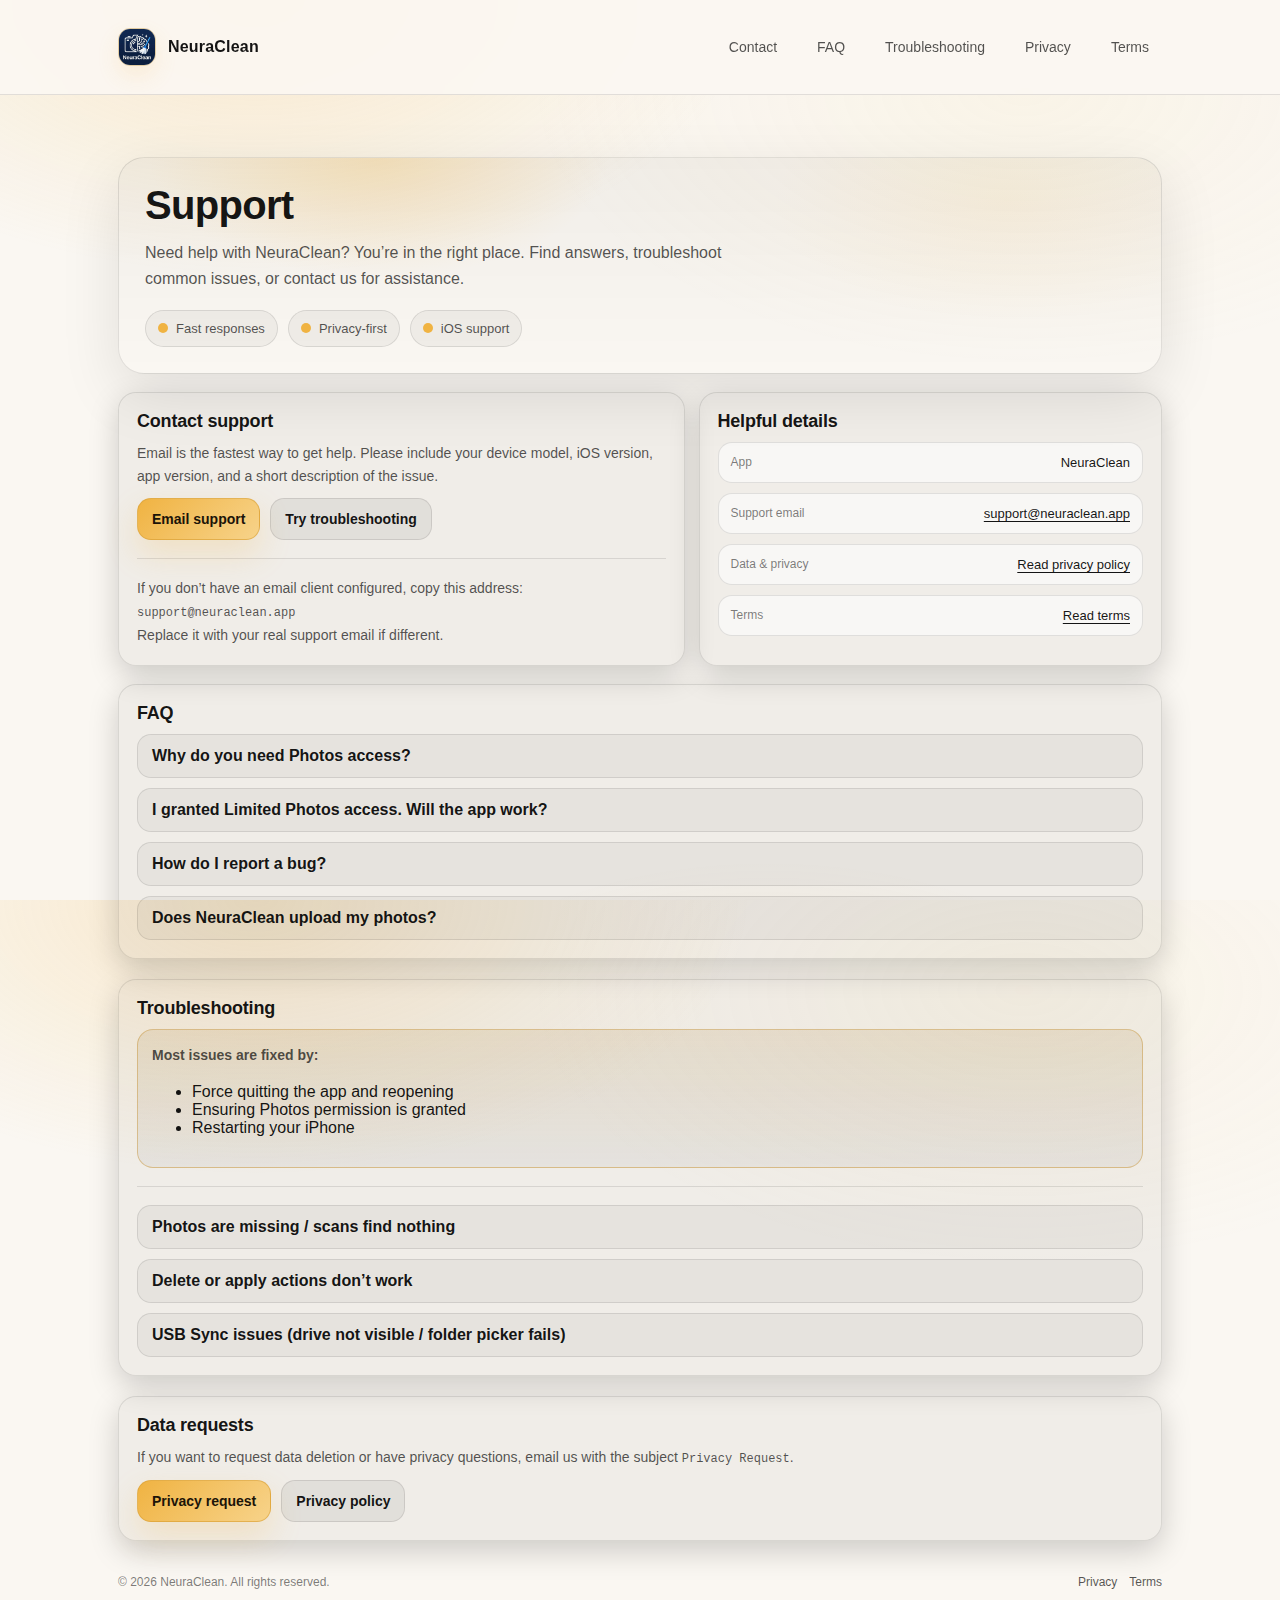
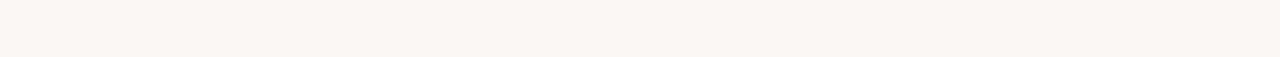
<file: index.html>
<!doctype html>
<html lang="en">
<head>
  <meta charset="utf-8" />
  <meta name="viewport" content="width=device-width, initial-scale=1" />
  <meta name="description" content="NeuraClean app support, FAQs, contact, troubleshooting, privacy." />
  <title>NeuraClean Support</title>
  <link rel="icon" href="assets/app-icon.jpg" />
  <link rel="apple-touch-icon" href="assets/app-icon.jpg" />
  <link rel="stylesheet" href="assets/styles.css" />
</head>
<body>
  <div class="topbar">
    <div class="container nav">
      <a class="brand" href="/app-icon.jpg">
        <img class="logoimg" src="assets/app-icon.jpg" alt="NeuraClean" width="38" height="38" loading="eager" decoding="async" />
        <span>NeuraClean</span>
      </a>
      <div class="navlinks" aria-label="Site">
        <a href="#contact">Contact</a>
        <a href="#faq">FAQ</a>
        <a href="#troubleshooting">Troubleshooting</a>
        <a href="privacy.html">Privacy</a>
        <a href="terms.html">Terms</a>
      </div>
    </div>
  </div>

  <main class="container">
    <section class="hero">
      <div class="hero-card">
        <div class="hero-inner">
          <h1>Support</h1>
          <p class="subtitle">
            Need help with NeuraClean? You’re in the right place. Find answers, troubleshoot common issues,
            or contact us for assistance.
          </p>
          <div class="badges" aria-label="Highlights">
            <span class="badge"><span class="dot"></span> Fast responses</span>
            <span class="badge"><span class="dot"></span> Privacy-first</span>
            <span class="badge"><span class="dot"></span> iOS support</span>
          </div>
        </div>
      </div>
    </section>

    <section class="grid" id="contact">
      <div class="card">
        <h2>Contact support</h2>
        <p>
          Email is the fastest way to get help. Please include your device model, iOS version, app version,
          and a short description of the issue.
        </p>
        <div class="btnrow">
          <a class="btn primary" href="mailto:support@neuraclean.app?subject=NeuraClean%20Support">Email support</a>
          <a class="btn" href="#troubleshooting">Try troubleshooting</a>
        </div>
        <hr class="sep" />
        <p class="small">
          If you don’t have an email client configured, copy this address:
          <span class="code">support@neuraclean.app</span>
          <br />
          Replace it with your real support email if different.
        </p>
      </div>

      <div class="card">
        <h2>Helpful details</h2>
        <div class="kv" role="list">
          <div class="kv-row" role="listitem">
            <div class="k">App</div>
            <div class="v">NeuraClean</div>
          </div>
          <div class="kv-row" role="listitem">
            <div class="k">Support email</div>
            <div class="v"><a class="underline" href="mailto:support@neuraclean.app">support@neuraclean.app</a></div>
          </div>
          <div class="kv-row" role="listitem">
            <div class="k">Data & privacy</div>
            <div class="v"><a class="underline" href="privacy.html">Read privacy policy</a></div>
          </div>
          <div class="kv-row" role="listitem">
            <div class="k">Terms</div>
            <div class="v"><a class="underline" href="terms.html">Read terms</a></div>
          </div>
        </div>
      </div>
    </section>

    <section class="section" id="faq" style="padding-top:18px">
      <div class="card">
        <h2>FAQ</h2>
        <div class="faq">
          <details>
            <summary>Why do you need Photos access?</summary>
            <p>
              NeuraClean needs access to analyze your library (duplicates, similar photos, blurry shots) and perform actions
              you choose (delete, compress, export, etc.). Your photos stay on your device unless you explicitly export.
            </p>
          </details>
          <details>
            <summary>I granted Limited Photos access. Will the app work?</summary>
            <p>
              Limited access may restrict what NeuraClean can scan or manage. For the best experience, allow Full Access in
              iOS Settings → Privacy & Security → Photos.
            </p>
          </details>
          <details>
            <summary>How do I report a bug?</summary>
            <p>
              Send an email to support with steps to reproduce, screenshots/screen recording if possible, and your device + iOS version.
              If the issue involves photo processing, mention the feature (duplicates, blurry, video compression, USB sync, etc.).
            </p>
          </details>
          <details>
            <summary>Does NeuraClean upload my photos?</summary>
            <p>
              No. NeuraClean processes photos locally. If a feature requires network access (e.g. updates), it will not upload your personal photos.
            </p>
          </details>
        </div>
      </div>
    </section>

    <section class="section" id="troubleshooting">
      <div class="card">
        <h2>Troubleshooting</h2>
        <div class="callout">
          <p><strong>Most issues are fixed by:</strong></p>
          <ul>
            <li>Force quitting the app and reopening</li>
            <li>Ensuring Photos permission is granted</li>
            <li>Restarting your iPhone</li>
          </ul>
        </div>
        <hr class="sep" />
        <div class="faq">
          <details>
            <summary>Photos are missing / scans find nothing</summary>
            <p>
              Check Photos permission: Settings → Privacy & Security → Photos → NeuraClean. If set to Limited, expand the selection or allow Full Access.
            </p>
          </details>
          <details>
            <summary>Delete or apply actions don’t work</summary>
            <p>
              iOS may block write operations without proper permission. Ensure Photos access is set to Full Access and try again.
              If the issue persists, email support with what action you used.
            </p>
          </details>
          <details>
            <summary>USB Sync issues (drive not visible / folder picker fails)</summary>
            <p>
              Make sure your drive is properly connected (Lightning/USB‑C) and the Files app can browse it.
              If the drive is encrypted or requires extra power, use a powered adapter.
            </p>
          </details>
        </div>
      </div>
    </section>

    <section class="section" id="data">
      <div class="card">
        <h2>Data requests</h2>
        <p>
          If you want to request data deletion or have privacy questions, email us with the subject
          <span class="code">Privacy Request</span>.
        </p>
        <div class="btnrow">
          <a class="btn primary" href="mailto:support@neuraclean.app?subject=Privacy%20Request">Privacy request</a>
          <a class="btn" href="privacy.html">Privacy policy</a>
        </div>
      </div>
    </section>

    <footer class="footer">
      <div class="container" style="padding:0">
        <div style="display:flex; justify-content:space-between; gap:12px; flex-wrap:wrap">
          <div>© <span id="year"></span> NeuraClean. All rights reserved.</div>
          <div style="display:flex; gap:12px; flex-wrap:wrap">
            <a href="privacy.html">Privacy</a>
            <a href="terms.html">Terms</a>
          </div>
        </div>
      </div>
    </footer>
  </main>

  <script src="assets/app.js"></script>
</body>
</html>
</file>
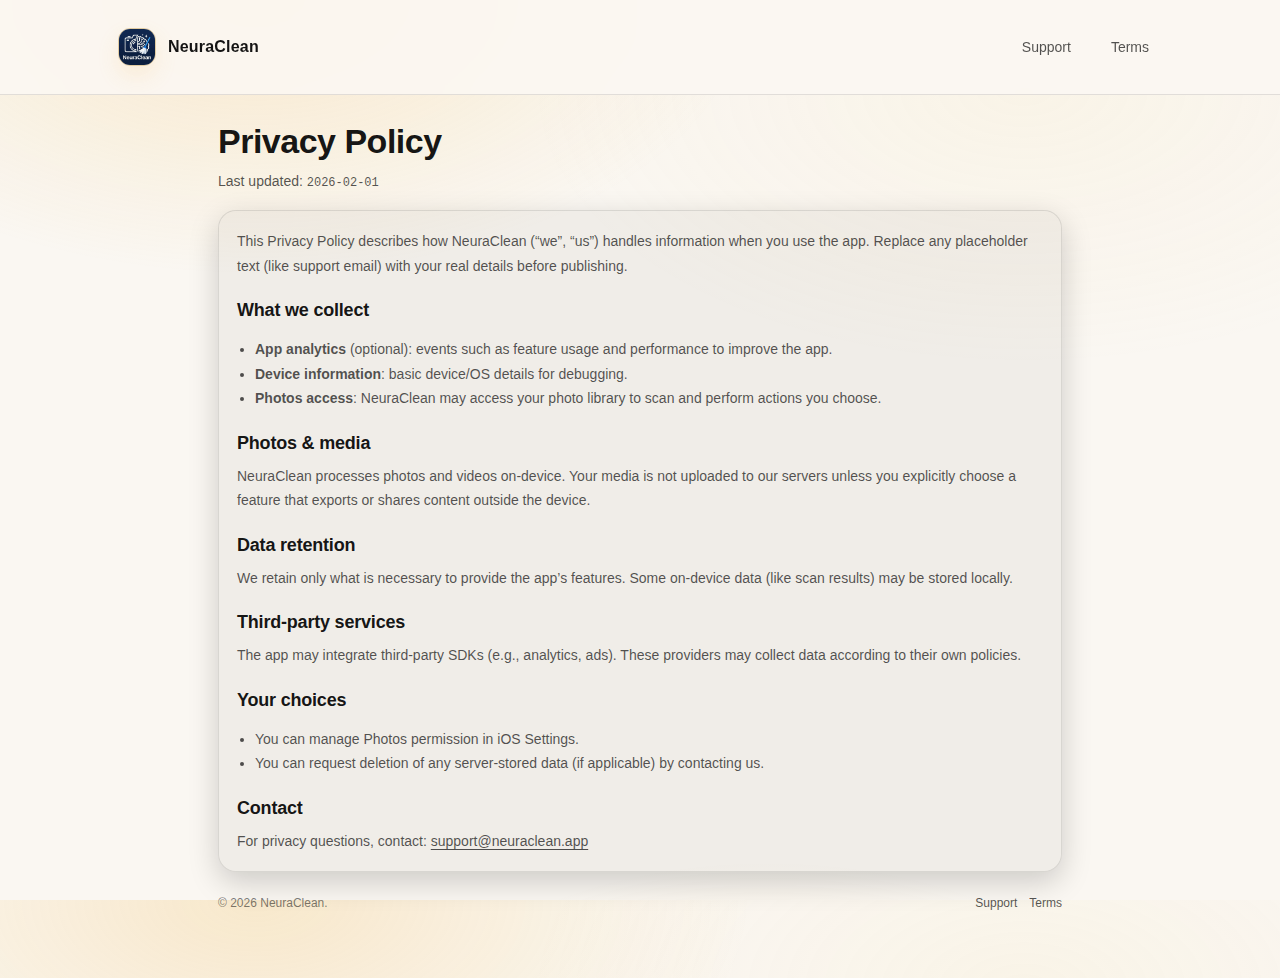
<file: privacy.html>
<!doctype html>
<html lang="en">
<head>
  <meta charset="utf-8" />
  <meta name="viewport" content="width=device-width, initial-scale=1" />
  <meta name="description" content="NeuraClean Privacy Policy" />
  <title>NeuraClean Privacy Policy</title>
  <link rel="icon" href="assets/app-icon.jpg" />
  <link rel="apple-touch-icon" href="assets/app-icon.jpg" />
  <link rel="stylesheet" href="assets/styles.css" />
</head>
<body>
  <div class="topbar">
    <div class="container nav">
      <a class="brand" href="index.html">
        <img class="logoimg" src="assets/app-icon.jpg" alt="NeuraClean" width="38" height="38" loading="eager" decoding="async" />
        <span>NeuraClean</span>
      </a>
      <div class="navlinks">
        <a href="index.html">Support</a>
        <a href="terms.html">Terms</a>
      </div>
    </div>
  </div>

  <main class="container article">
    <h1 class="page-title">Privacy Policy</h1>
    <p class="page-sub">Last updated: <span class="code">2026-02-01</span></p>

    <div class="card" style="margin-top:16px">
      <p>
        This Privacy Policy describes how NeuraClean (“we”, “us”) handles information when you use the app.
        Replace any placeholder text (like support email) with your real details before publishing.
      </p>

      <h2>What we collect</h2>
      <ul>
        <li><strong>App analytics</strong> (optional): events such as feature usage and performance to improve the app.</li>
        <li><strong>Device information</strong>: basic device/OS details for debugging.</li>
        <li><strong>Photos access</strong>: NeuraClean may access your photo library to scan and perform actions you choose.</li>
      </ul>

      <h2>Photos & media</h2>
      <p>
        NeuraClean processes photos and videos on-device. Your media is not uploaded to our servers unless you explicitly
        choose a feature that exports or shares content outside the device.
      </p>

      <h2>Data retention</h2>
      <p>
        We retain only what is necessary to provide the app’s features. Some on-device data (like scan results)
        may be stored locally.
      </p>

      <h2>Third-party services</h2>
      <p>
        The app may integrate third-party SDKs (e.g., analytics, ads). These providers may collect data according to their own policies.
      </p>

      <h2>Your choices</h2>
      <ul>
        <li>You can manage Photos permission in iOS Settings.</li>
        <li>You can request deletion of any server-stored data (if applicable) by contacting us.</li>
      </ul>

      <h2>Contact</h2>
      <p>
        For privacy questions, contact: <a class="underline" href="mailto:support@neuraclean.app">support@neuraclean.app</a>
      </p>
    </div>

    <footer class="footer">
      <div class="container" style="padding:0">
        <div style="display:flex; justify-content:space-between; gap:12px; flex-wrap:wrap">
          <div>© <span id="year"></span> NeuraClean.</div>
          <div style="display:flex; gap:12px; flex-wrap:wrap">
            <a href="index.html">Support</a>
            <a href="terms.html">Terms</a>
          </div>
        </div>
      </div>
    </footer>
  </main>

  <script src="assets/app.js"></script>
</body>
</html>
</file>
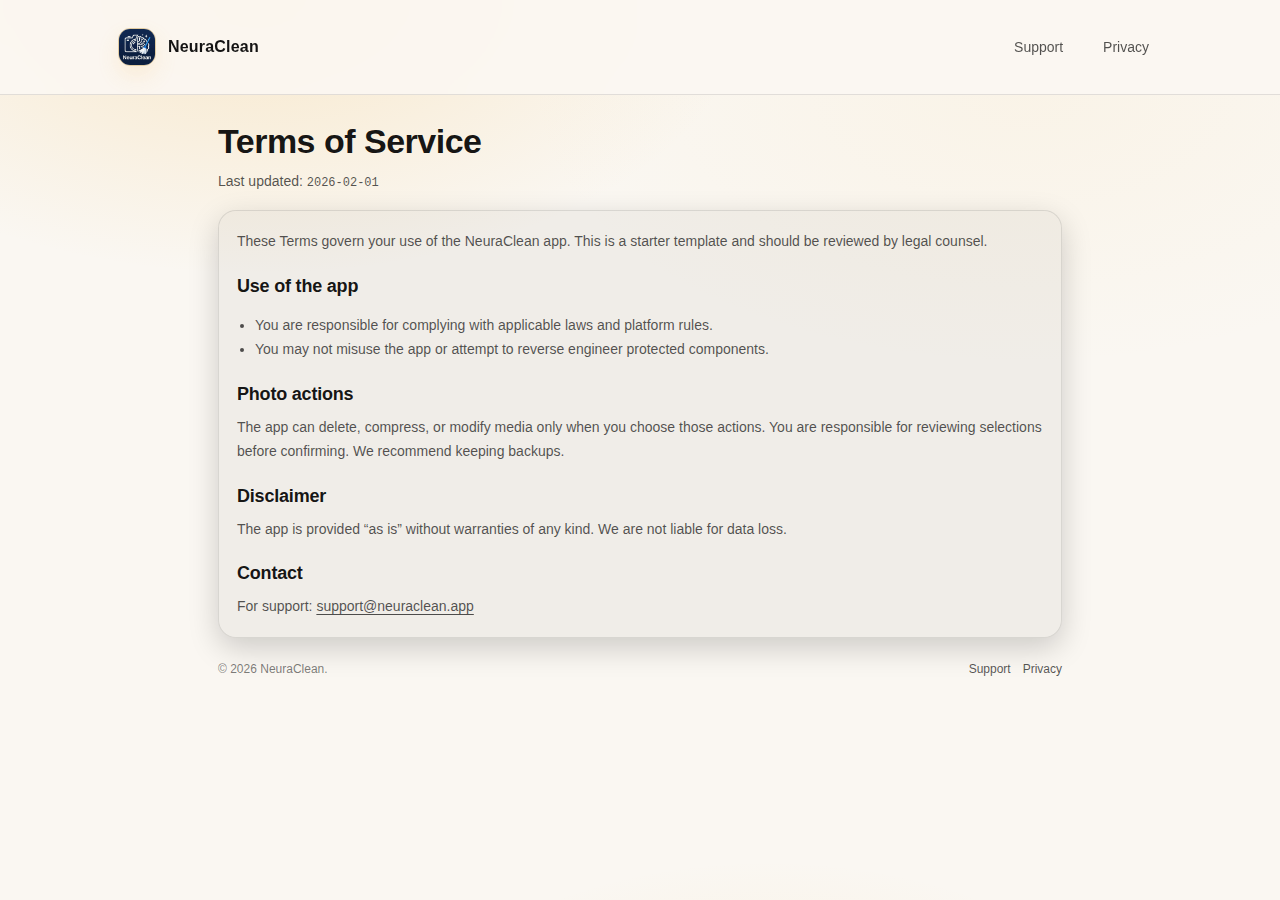
<file: terms.html>
<!doctype html>
<html lang="en">
<head>
  <meta charset="utf-8" />
  <meta name="viewport" content="width=device-width, initial-scale=1" />
  <meta name="description" content="NeuraClean Terms of Service" />
  <title>NeuraClean Terms</title>
  <link rel="icon" href="assets/app-icon.jpg" />
  <link rel="apple-touch-icon" href="assets/app-icon.jpg" />
  <link rel="stylesheet" href="assets/styles.css" />
</head>
<body>
  <div class="topbar">
    <div class="container nav">
      <a class="brand" href="index.html">
        <img class="logoimg" src="assets/app-icon.jpg" alt="NeuraClean" width="38" height="38" loading="eager" decoding="async" />
        <span>NeuraClean</span>
      </a>
      <div class="navlinks">
        <a href="index.html">Support</a>
        <a href="privacy.html">Privacy</a>
      </div>
    </div>
  </div>

  <main class="container article">
    <h1 class="page-title">Terms of Service</h1>
    <p class="page-sub">Last updated: <span class="code">2026-02-01</span></p>

    <div class="card" style="margin-top:16px">
      <p>
        These Terms govern your use of the NeuraClean app. This is a starter template and should be reviewed by legal counsel.
      </p>

      <h2>Use of the app</h2>
      <ul>
        <li>You are responsible for complying with applicable laws and platform rules.</li>
        <li>You may not misuse the app or attempt to reverse engineer protected components.</li>
      </ul>

      <h2>Photo actions</h2>
      <p>
        The app can delete, compress, or modify media only when you choose those actions. You are responsible for reviewing
        selections before confirming. We recommend keeping backups.
      </p>

      <h2>Disclaimer</h2>
      <p>
        The app is provided “as is” without warranties of any kind. We are not liable for data loss.
      </p>

      <h2>Contact</h2>
      <p>
        For support: <a class="underline" href="mailto:support@neuraclean.app">support@neuraclean.app</a>
      </p>
    </div>

    <footer class="footer">
      <div class="container" style="padding:0">
        <div style="display:flex; justify-content:space-between; gap:12px; flex-wrap:wrap">
          <div>© <span id="year"></span> NeuraClean.</div>
          <div style="display:flex; gap:12px; flex-wrap:wrap">
            <a href="index.html">Support</a>
            <a href="privacy.html">Privacy</a>
          </div>
        </div>
      </div>
    </footer>
  </main>

  <script src="assets/app.js"></script>
</body>
</html>
</file>
<file: assets/styles.css>
:root{
  --bg: #0b0d10;
  --panel: rgba(255,255,255,.06);
  --panel2: rgba(255,255,255,.09);
  --text: rgba(255,255,255,.92);
  --muted: rgba(255,255,255,.70);
  --muted2: rgba(255,255,255,.55);
  --border: rgba(255,255,255,.12);
  --shadow: 0 20px 60px rgba(0,0,0,.45);
  --brand: #f0b342;
  --brand2: #f7d38a;
  --good: #38d996;
  --bad: #ff5a5f;
  --radius: 18px;
  --radius2: 26px;
  --max: 1080px;
  --mono: ui-monospace, SFMono-Regular, Menlo, Monaco, Consolas, "Liberation Mono", "Courier New", monospace;
  --sans: ui-sans-serif, -apple-system, BlinkMacSystemFont, "SF Pro Display", "SF Pro Text", "Inter", "Helvetica Neue", Arial, sans-serif;
}

@media (prefers-color-scheme: light){
  :root{
    --bg:#faf7f2;
    --panel: rgba(0,0,0,.04);
    --panel2: rgba(0,0,0,.06);
    --text: rgba(0,0,0,.92);
    --muted: rgba(0,0,0,.68);
    --muted2: rgba(0,0,0,.52);
    --border: rgba(0,0,0,.10);
    --shadow: 0 20px 60px rgba(0,0,0,.10);
  }
}

*{box-sizing:border-box}
html,body{height:100%}
body{
  margin:0;
  font-family: var(--sans);
  color: var(--text);
  background:
    radial-gradient(900px 500px at 20% 0%, rgba(240,179,66,.22), transparent 55%),
    radial-gradient(900px 500px at 80% 10%, rgba(247,211,138,.10), transparent 55%),
    radial-gradient(700px 400px at 60% 120%, rgba(240,179,66,.12), transparent 55%),
    var(--bg);
}

a{color:inherit; text-decoration:none}
a.underline{text-decoration:underline; text-underline-offset:3px}

.container{max-width:var(--max); margin:0 auto; padding:28px 18px}

.topbar{
  position:sticky; top:0; z-index:10;
  backdrop-filter: blur(14px);
  -webkit-backdrop-filter: blur(14px);
  background: color-mix(in oklab, var(--bg) 88%, transparent);
  border-bottom:1px solid var(--border);
}

.nav{
  display:flex; align-items:center; justify-content:space-between; gap:14px;
}

.brand{display:flex; align-items:center; gap:12px; font-weight:800; letter-spacing:.2px}
.logo{
  width:38px; height:38px; border-radius:12px;
  background:
    radial-gradient(18px 18px at 30% 30%, rgba(0,0,0,.35), transparent 55%),
    radial-gradient(18px 18px at 70% 70%, rgba(255,255,255,.18), transparent 55%),
    linear-gradient(135deg, var(--brand), var(--brand2));
  box-shadow: 0 10px 22px rgba(240,179,66,.18);
  border: 1px solid color-mix(in oklab, var(--brand) 45%, var(--border));
}

.navlinks{display:flex; gap:14px; flex-wrap:wrap; justify-content:flex-end}
.navlinks a{
  font-size:14px;
  color: var(--muted);
  padding:10px 12px;
  border-radius:999px;
  border:1px solid transparent;
}
.navlinks a:hover{color:var(--text); background: var(--panel); border-color: var(--border)}

.hero{
  padding:34px 0 18px;
}

.hero-card{
  border-radius: var(--radius2);
  border: 1px solid var(--border);
  background: linear-gradient(180deg, var(--panel), transparent);
  box-shadow: var(--shadow);
  padding: 26px;
  position:relative;
  overflow:hidden;
}

.hero-card:before{
  content:"";
  position:absolute; inset:-1px;
  background:
    radial-gradient(420px 220px at 25% 0%, rgba(240,179,66,.24), transparent 55%),
    radial-gradient(420px 220px at 85% 20%, rgba(247,211,138,.14), transparent 55%);
  pointer-events:none;
}

.hero-inner{position:relative; display:grid; gap:14px}

h1{margin:0; font-size:40px; line-height:1.06; letter-spacing:-.7px}
.subtitle{margin:0; font-size:16px; color: var(--muted); line-height:1.6; max-width:70ch}

.badges{display:flex; gap:10px; flex-wrap:wrap; padding-top:4px}
.badge{
  display:inline-flex; align-items:center; gap:8px;
  padding:10px 12px;
  border-radius: 999px;
  background: var(--panel);
  border: 1px solid var(--border);
  color: var(--muted);
  font-size: 13px;
}
.dot{width:10px; height:10px; border-radius:999px; background: var(--brand)}

.grid{display:grid; gap:14px; grid-template-columns: 1fr}
@media (min-width: 860px){
  .grid{grid-template-columns: 1.1fr .9fr}
}

.card{
  border-radius: var(--radius);
  border: 1px solid var(--border);
  background: var(--panel);
  box-shadow: 0 10px 30px rgba(0,0,0,.18);
  padding: 18px;
}

.card h2{margin:0 0 10px; font-size:18px; letter-spacing:-.2px}
.card p{margin:0; color: var(--muted); line-height:1.65; font-size:14px}

.kv{display:grid; gap:10px}
.kv-row{
  display:flex; justify-content:space-between; align-items:flex-start; gap:12px;
  padding:12px;
  border-radius: 14px;
  background: rgba(0,0,0,.08);
  border: 1px solid var(--border);
}
@media (prefers-color-scheme: light){
  .kv-row{background: rgba(255,255,255,.55)}
}

.kv-row .k{color: var(--muted2); font-size:12px}
.kv-row .v{color: var(--text); font-size:13px; text-align:right}

hr.sep{border:none; height:1px; background: var(--border); margin:18px 0}

.section{padding:10px 0}
.section h3{margin:0 0 10px; font-size:16px}

.faq{display:grid; gap:10px}
.faq details{
  border: 1px solid var(--border);
  background: var(--panel);
  border-radius: 14px;
  padding: 12px 14px;
}
.faq summary{
  cursor:pointer;
  font-weight:700;
  color: var(--text);
  list-style:none;
}
.faq summary::-webkit-details-marker{display:none}
.faq details p{margin:10px 0 0; color: var(--muted); font-size:14px; line-height:1.65}

.callout{
  border-radius: 16px;
  border: 1px solid color-mix(in oklab, var(--brand) 40%, var(--border));
  background: linear-gradient(180deg, color-mix(in oklab, var(--brand) 10%, var(--panel)), var(--panel));
  padding: 14px;
}

.btnrow{display:flex; gap:10px; flex-wrap:wrap; margin-top:10px}
.btn{
  display:inline-flex; align-items:center; justify-content:center;
  gap:10px;
  padding: 12px 14px;
  border-radius: 14px;
  border: 1px solid var(--border);
  background: var(--panel2);
  color: var(--text);
  font-weight:800;
  font-size:14px;
}
.btn.primary{
  background: linear-gradient(135deg, var(--brand), var(--brand2));
  color: #1c1408;
  border-color: color-mix(in oklab, var(--brand) 55%, var(--border));
  box-shadow: 0 14px 32px rgba(240,179,66,.22);
}
.btn:hover{filter:brightness(1.05)}

.small{font-size:12px; color: var(--muted2); line-height:1.6}
.code{font-family: var(--mono); font-size: 12px; color: var(--muted);}

.footer{
  padding: 24px 0 40px;
  color: var(--muted2);
  font-size: 12px;
}
.footer a{color: var(--muted);}
.footer a:hover{color: var(--text)}

.page-title{margin:0; font-size:34px; letter-spacing:-.5px}
.page-sub{margin:10px 0 0; color: var(--muted); line-height:1.65}
.article{max-width: 880px}
.article h2{margin:22px 0 10px; font-size:18px}
.article p, .article li{color: var(--muted); line-height:1.75; font-size:14px}
.article ul{padding-left:18px}


.logoimg{
  width:38px;
  height:38px;
  border-radius:12px;
  object-fit:cover;
  border: 1px solid color-mix(in oklab, var(--brand) 35%, var(--border));
  box-shadow: 0 10px 22px rgba(240,179,66,.14);
}
</file>
